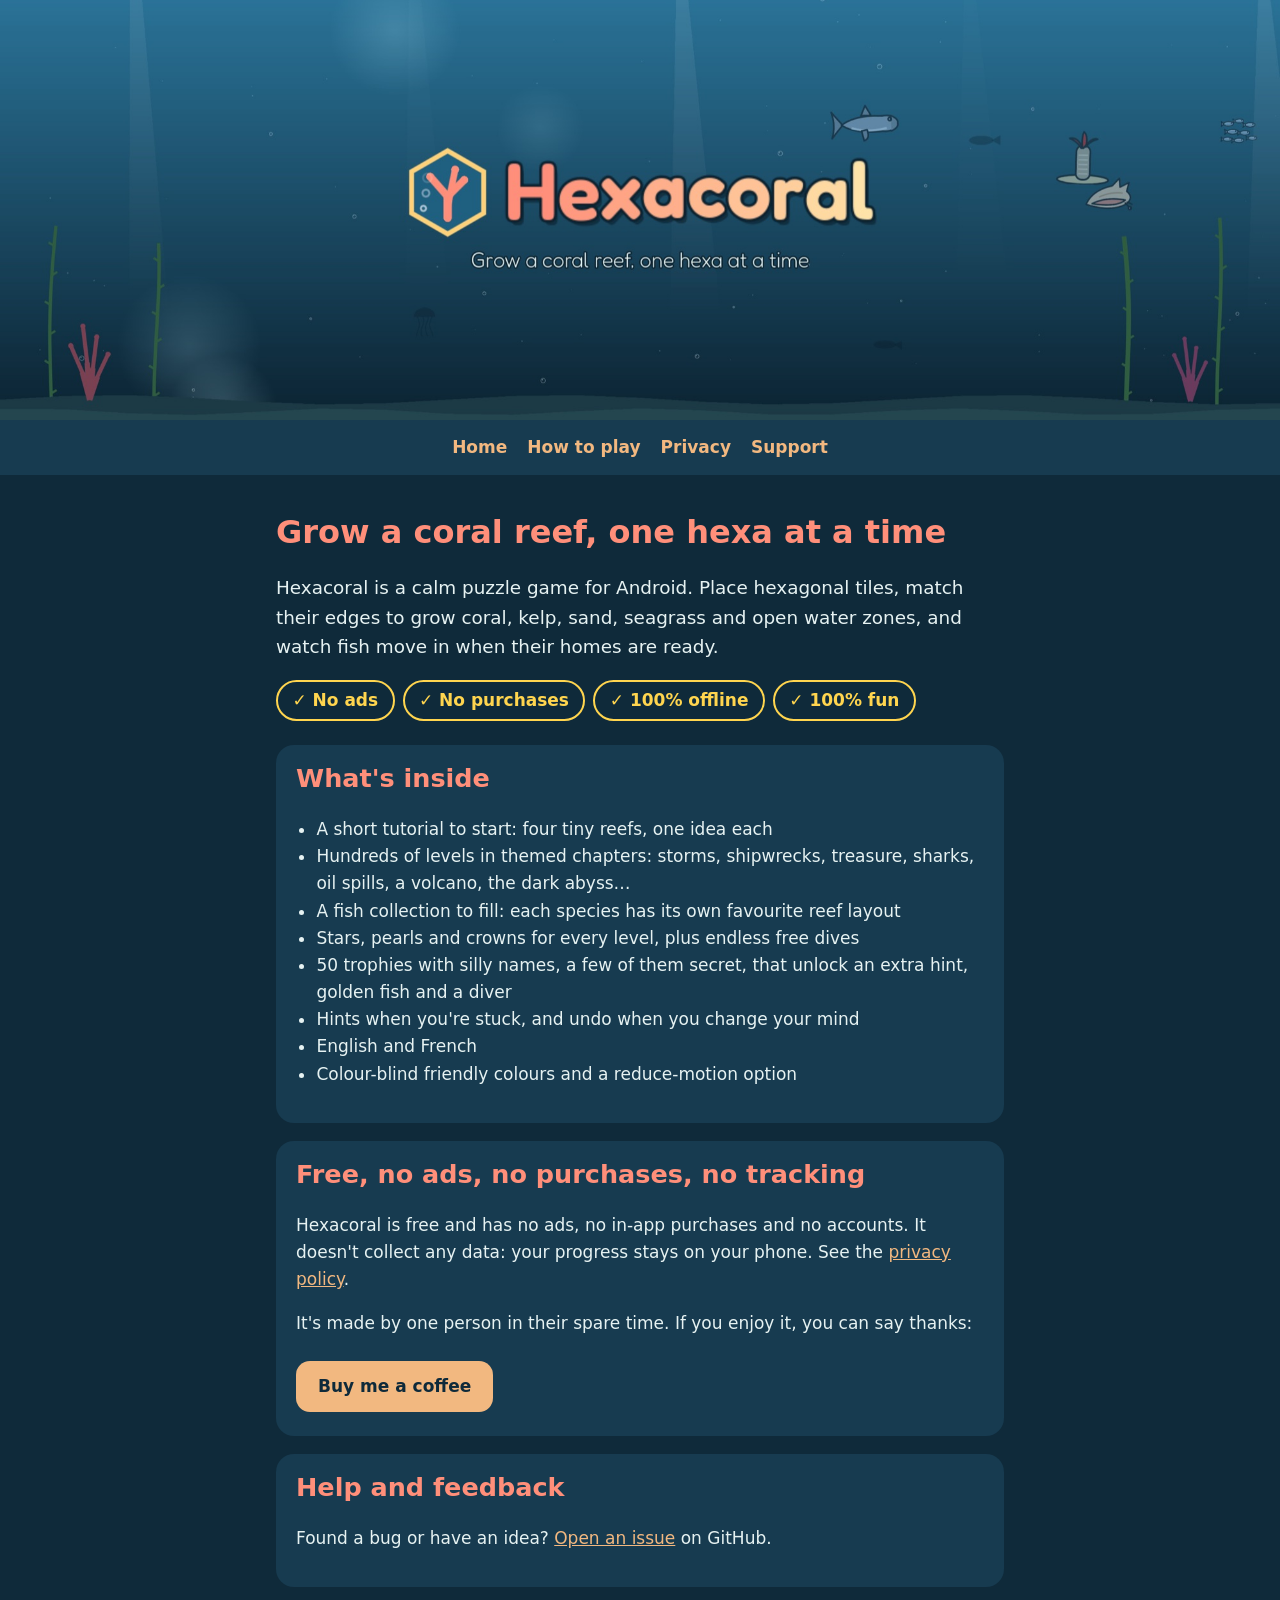
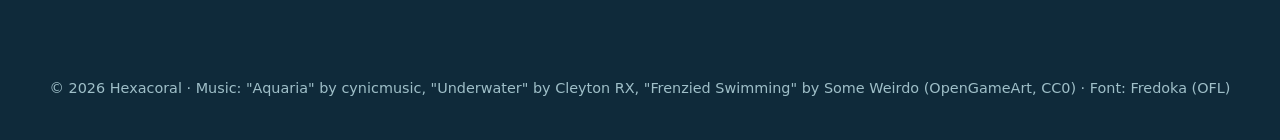
<file: index.html>
<!doctype html>
<html lang="en">
<head>
<meta charset="utf-8">
<meta name="viewport" content="width=device-width, initial-scale=1">
<title>Hexacoral</title>
<meta name="description" content="Hexacoral: a calm, ad-free hex-tile puzzle game about growing a coral reef, one hexa at a time.">
<link rel="icon" href="img/icon.png">
<link rel="stylesheet" href="style.css">
</head>
<body>
<header class="hero"><img src="img/banner.jpg" alt="Hexacoral logo over an underwater scene"></header>
<nav><a href="./">Home</a><a href="how-to-play.html">How to play</a><a href="privacy.html">Privacy</a><a href="https://buymeacoffee.com/sebastiensyd">Support</a></nav>
<main>
  <h1>Grow a coral reef, one hexa at a time</h1>
  <p class="lead">Hexacoral is a calm puzzle game for Android. Place hexagonal tiles, match their edges to grow coral, kelp, sand, seagrass and open water zones, and watch fish move in when their homes are ready.</p>
  <p class="promise"><span>✓ No ads</span> <span>✓ No purchases</span> <span>✓ 100% offline</span> <span>✓ 100% fun</span></p>

  <div class="card">
    <h2>What's inside</h2>
    <ul>
      <li>A short tutorial to start: four tiny reefs, one idea each</li>
      <li>Hundreds of levels in themed chapters: storms, shipwrecks, treasure, sharks, oil spills, a volcano, the dark abyss…</li>
      <li>A fish collection to fill: each species has its own favourite reef layout</li>
      <li>Stars, pearls and crowns for every level, plus endless free dives</li>
      <li>50 trophies with silly names, a few of them secret, that unlock an extra hint, golden fish and a diver</li>
      <li>Hints when you're stuck, and undo when you change your mind</li>
      <li>English and French</li>
      <li>Colour-blind friendly colours and a reduce-motion option</li>
    </ul>
  </div>

  <div class="card">
    <h2>Free, no ads, no purchases, no tracking</h2>
    <p>Hexacoral is free and has no ads, no in-app purchases and no accounts. It doesn't collect any data: your progress stays on your phone. See the <a href="privacy.html">privacy policy</a>.</p>
    <p>It's made by one person in their spare time. If you enjoy it, you can say thanks:</p>
    <a class="button" href="https://buymeacoffee.com/sebastiensyd">Buy me a coffee</a>
  </div>

  <div class="card">
    <h2>Help and feedback</h2>
    <p>Found a bug or have an idea? <a href="https://github.com/SebastienSyd/hexacoral-docs/issues">Open an issue</a> on GitHub.</p>
  </div>
</main>
<footer>© 2026 Hexacoral · Music: "Aquaria" by cynicmusic, "Underwater" by Cleyton RX, "Frenzied Swimming" by Some Weirdo (OpenGameArt, CC0) · Font: Fredoka (OFL)</footer>
</body>
</html>
</file>
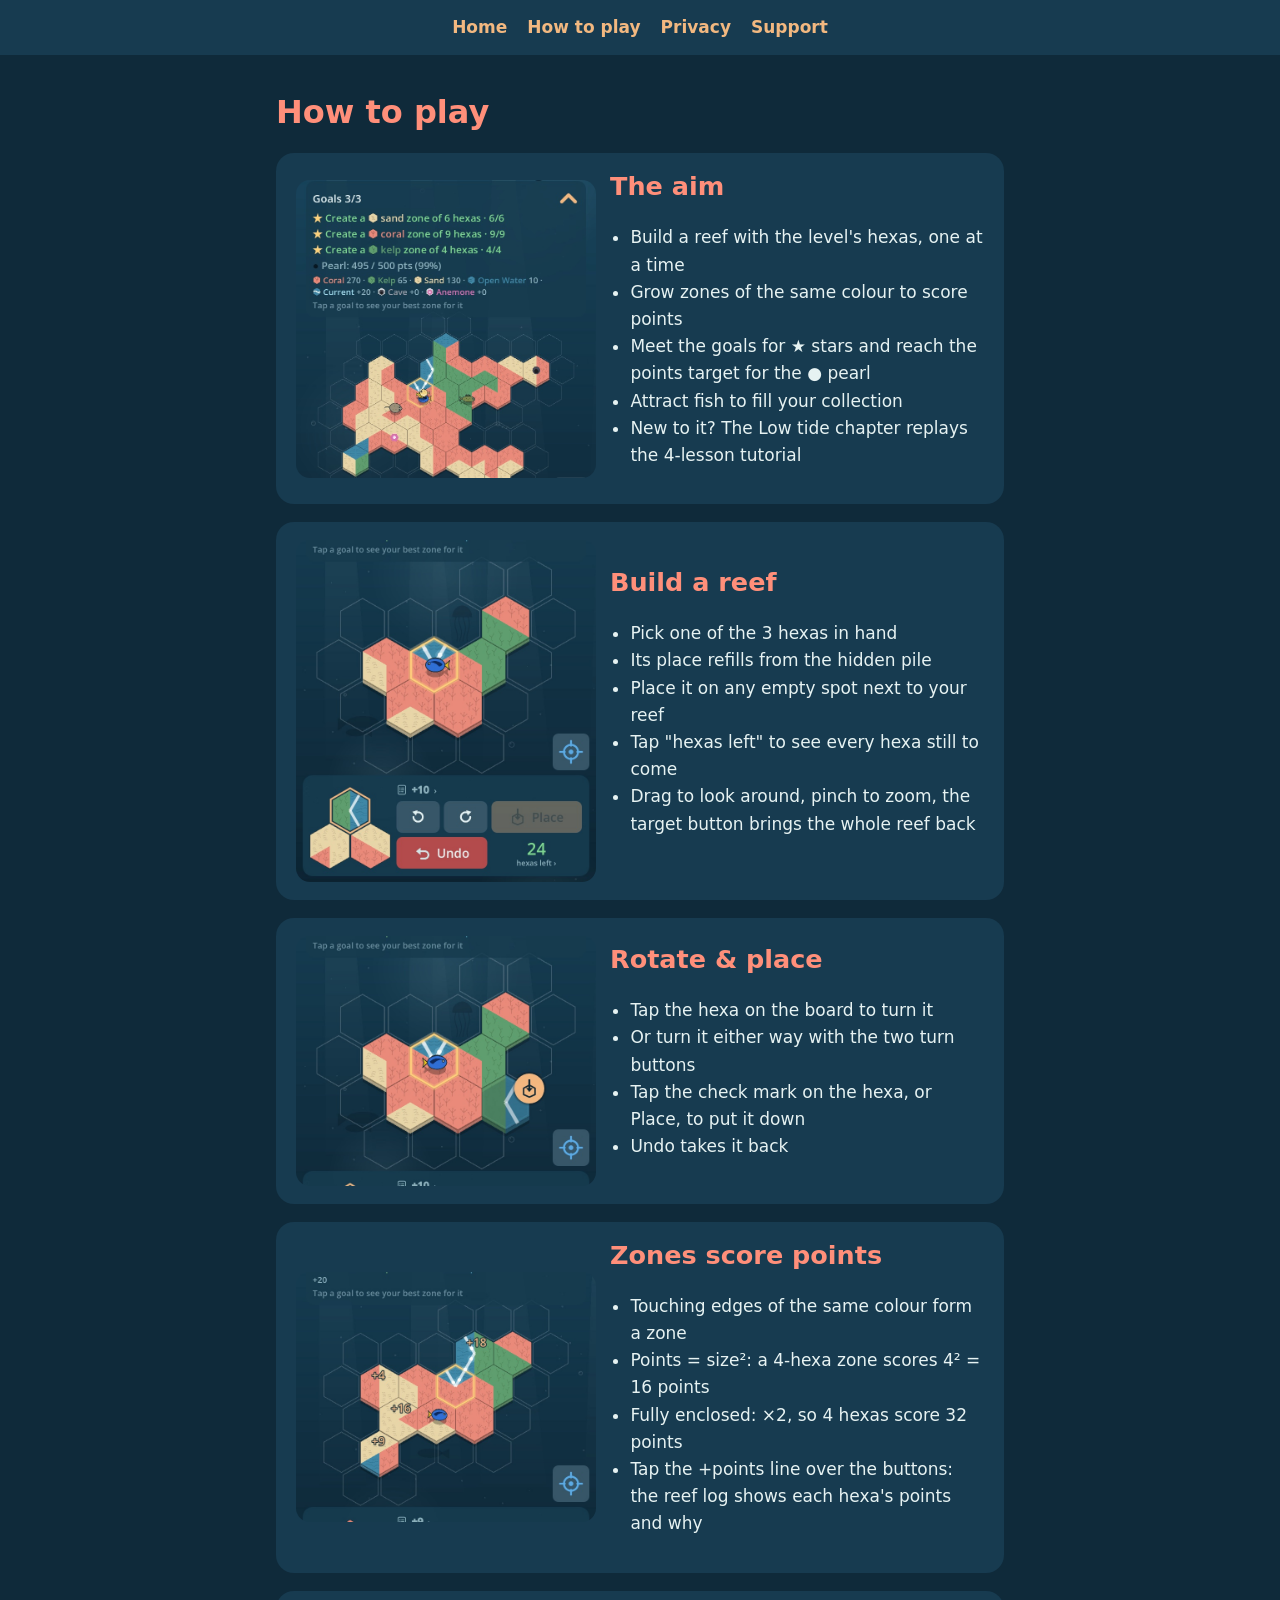
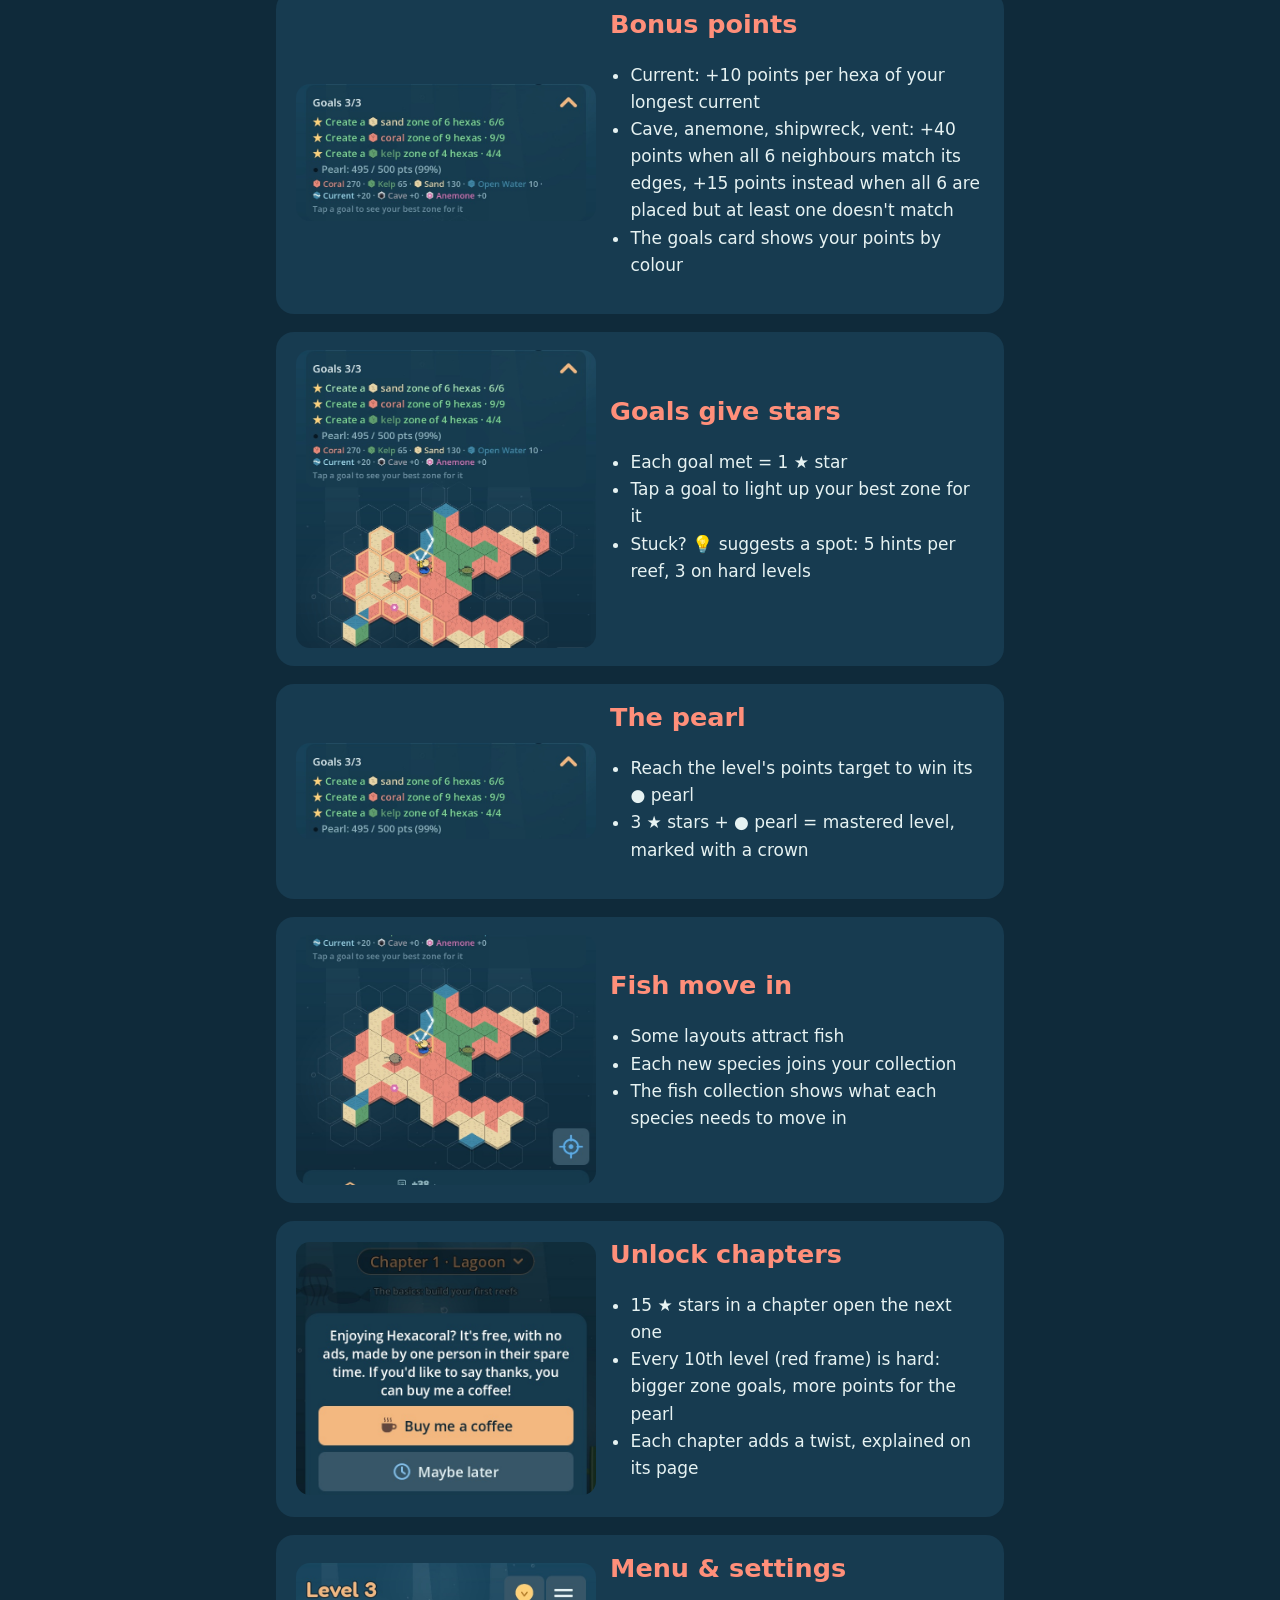
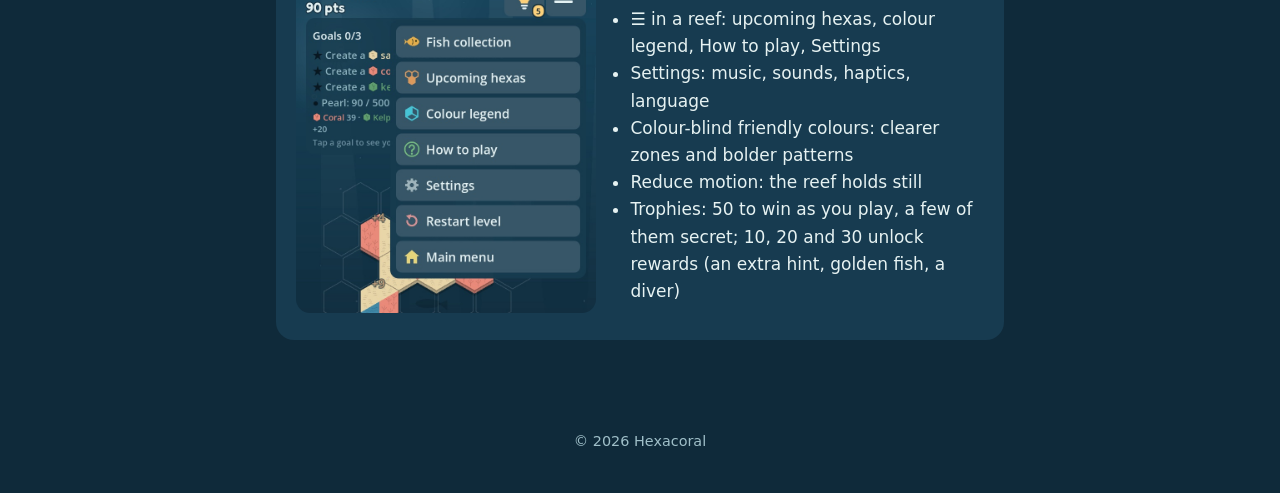
<file: how-to-play.html>
<!doctype html>
<html lang="en">
<head>
<meta charset="utf-8">
<meta name="viewport" content="width=device-width, initial-scale=1">
<title>How to play · Hexacoral</title>
<meta name="description" content="The rules of Hexacoral: build a reef, grow zones, meet goals for stars and attract fish.">
<link rel="icon" href="img/icon.png">
<link rel="stylesheet" href="style.css">
</head>
<body>
<nav><a href="./">Home</a><a href="how-to-play.html">How to play</a><a href="privacy.html">Privacy</a><a href="https://buymeacoffee.com/sebastiensyd">Support</a></nav>
<main>
  <h1>How to play</h1>

  <div class="card step"><img src="img/howto-0.jpg" alt=""><div><h2>The aim</h2><ul>
    <li>Build a reef with the level's hexas, one at a time</li>
    <li>Grow zones of the same colour to score points</li>
    <li>Meet the goals for ★ stars and reach the points target for the ● pearl</li>
    <li>Attract fish to fill your collection</li>
    <li>New to it? The Low tide chapter replays the 4-lesson tutorial</li></ul></div></div>

  <div class="card step"><img src="img/howto-1.jpg" alt=""><div><h2>Build a reef</h2><ul>
    <li>Pick one of the 3 hexas in hand</li>
    <li>Its place refills from the hidden pile</li>
    <li>Place it on any empty spot next to your reef</li>
    <li>Tap "hexas left" to see every hexa still to come</li>
    <li>Drag to look around, pinch to zoom, the target button brings the whole reef back</li></ul></div></div>

  <div class="card step"><img src="img/howto-2.jpg" alt=""><div><h2>Rotate &amp; place</h2><ul>
    <li>Tap the hexa on the board to turn it</li>
    <li>Or turn it either way with the two turn buttons</li>
    <li>Tap the check mark on the hexa, or Place, to put it down</li>
    <li>Undo takes it back</li></ul></div></div>

  <div class="card step"><img src="img/howto-3.jpg" alt=""><div><h2>Zones score points</h2><ul>
    <li>Touching edges of the same colour form a zone</li>
    <li>Points = size²: a 4-hexa zone scores 4² = 16 points</li>
    <li>Fully enclosed: ×2, so 4 hexas score 32 points</li>
    <li>Tap the +points line over the buttons: the reef log shows each hexa's points and why</li></ul></div></div>

  <div class="card step"><img src="img/howto-4.jpg" alt=""><div><h2>Bonus points</h2><ul>
    <li>Current: +10 points per hexa of your longest current</li>
    <li>Cave, anemone, shipwreck, vent: +40 points when all 6 neighbours match its edges, +15 points instead when all 6 are placed but at least one doesn't match</li>
    <li>The goals card shows your points by colour</li></ul></div></div>

  <div class="card step"><img src="img/howto-5.jpg" alt=""><div><h2>Goals give stars</h2><ul>
    <li>Each goal met = 1 ★ star</li>
    <li>Tap a goal to light up your best zone for it</li>
    <li>Stuck? 💡 suggests a spot: 5 hints per reef, 3 on hard levels</li></ul></div></div>

  <div class="card step"><img src="img/howto-6.jpg" alt=""><div><h2>The pearl</h2><ul>
    <li>Reach the level's points target to win its ● pearl</li>
    <li>3 ★ stars + ● pearl = mastered level, marked with a crown</li></ul></div></div>

  <div class="card step"><img src="img/howto-7.jpg" alt=""><div><h2>Fish move in</h2><ul>
    <li>Some layouts attract fish</li>
    <li>Each new species joins your collection</li>
    <li>The fish collection shows what each species needs to move in</li></ul></div></div>

  <div class="card step"><img src="img/howto-8.jpg" alt=""><div><h2>Unlock chapters</h2><ul>
    <li>15 ★ stars in a chapter open the next one</li>
    <li>Every 10th level (red frame) is hard: bigger zone goals, more points for the pearl</li>
    <li>Each chapter adds a twist, explained on its page</li></ul></div></div>
  <div class="card step"><img src="img/howto-9.jpg" alt=""><div><h2>Menu &amp; settings</h2><ul>
    <li>☰ in a reef: upcoming hexas, colour legend, How to play, Settings</li>
    <li>Settings: music, sounds, haptics, language</li>
    <li>Colour-blind friendly colours: clearer zones and bolder patterns</li>
    <li>Reduce motion: the reef holds still</li>
    <li>Trophies: 50 to win as you play, a few of them secret; 10, 20 and 30 unlock rewards (an extra hint, golden fish, a diver)</li></ul></div></div>
</main>
<footer>© 2026 Hexacoral</footer>
</body>
</html>
</file>
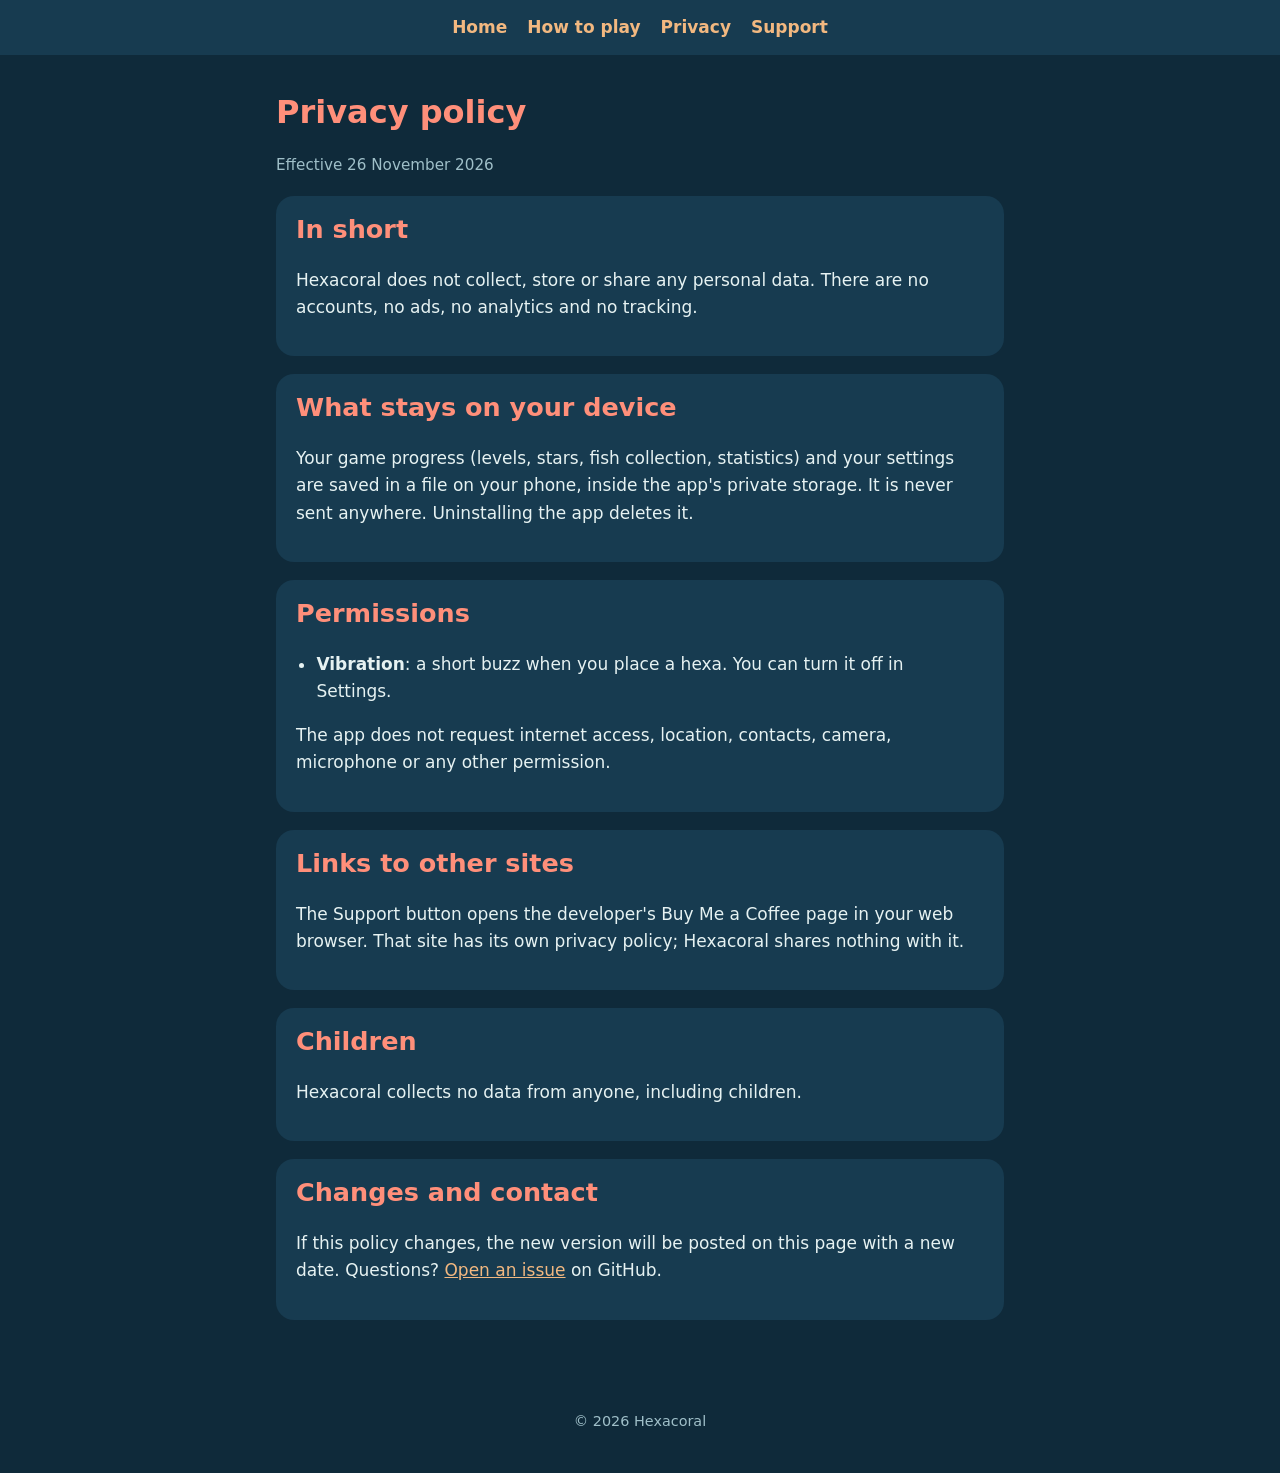
<file: privacy.html>
<!doctype html>
<html lang="en">
<head>
<meta charset="utf-8">
<meta name="viewport" content="width=device-width, initial-scale=1">
<title>Privacy policy · Hexacoral</title>
<meta name="description" content="Hexacoral's privacy policy: the game collects no personal data.">
<link rel="icon" href="img/icon.png">
<link rel="stylesheet" href="style.css">
</head>
<body>
<nav><a href="./">Home</a><a href="how-to-play.html">How to play</a><a href="privacy.html">Privacy</a><a href="https://buymeacoffee.com/sebastiensyd">Support</a></nav>
<main>
  <h1>Privacy policy</h1>
  <p class="muted">Effective 26 November 2026</p>

  <div class="card">
    <h2>In short</h2>
    <p>Hexacoral does not collect, store or share any personal data. There are no accounts, no ads, no analytics and no tracking.</p>
  </div>

  <div class="card">
    <h2>What stays on your device</h2>
    <p>Your game progress (levels, stars, fish collection, statistics) and your settings are saved in a file on your phone, inside the app's private storage. It is never sent anywhere. Uninstalling the app deletes it.</p>
  </div>

  <div class="card">
    <h2>Permissions</h2>
    <ul>
      <li><strong>Vibration</strong>: a short buzz when you place a hexa. You can turn it off in Settings.</li>
    </ul>
    <p>The app does not request internet access, location, contacts, camera, microphone or any other permission.</p>
  </div>

  <div class="card">
    <h2>Links to other sites</h2>
    <p>The Support button opens the developer's Buy Me a Coffee page in your web browser. That site has its own privacy policy; Hexacoral shares nothing with it.</p>
  </div>

  <div class="card">
    <h2>Children</h2>
    <p>Hexacoral collects no data from anyone, including children.</p>
  </div>

  <div class="card">
    <h2>Changes and contact</h2>
    <p>If this policy changes, the new version will be posted on this page with a new date. Questions? <a href="https://github.com/SebastienSyd/hexacoral-docs/issues">Open an issue</a> on GitHub.</p>
  </div>
</main>
<footer>© 2026 Hexacoral</footer>
</body>
</html>
</file>
<file: style.css>
:root {
  --bg: #0f2a3a;
  --panel: #173b50;
  --text: #e6f2f2;
  --muted: #9fbfc8;
  --accent: #f2b880;
  --coral: #ff8f7a;
  --star: #ffd54f;
}
* { box-sizing: border-box; }
body {
  margin: 0;
  background: var(--bg);
  color: var(--text);
  font: 17px/1.6 system-ui, -apple-system, "Segoe UI", Roboto, sans-serif;
}
a { color: var(--accent); }
header.hero img { display: block; width: 100%; max-height: 420px; object-fit: cover; }
nav { display: flex; gap: 20px; justify-content: center; flex-wrap: wrap; padding: 14px 16px; background: var(--panel); }
nav a { text-decoration: none; font-weight: 600; }
main { max-width: 760px; margin: 0 auto; padding: 24px 16px 48px; }
h1, h2 { color: var(--coral); line-height: 1.25; }
h1 { font-size: 2rem; margin-top: 0.4em; }
.lead { font-size: 1.15rem; color: var(--text); }
.card { background: var(--panel); border-radius: 18px; padding: 18px 20px; margin: 18px 0; }
.card h2 { margin-top: 0; }
.step { display: grid; grid-template-columns: 1fr; gap: 14px; align-items: center; }
.step img { width: 100%; max-width: 360px; border-radius: 14px; justify-self: center; }
@media (min-width: 680px) { .step { grid-template-columns: 300px 1fr; } }
.button {
  display: inline-block; background: var(--accent); color: var(--bg); font-weight: 700;
  padding: 12px 22px; border-radius: 14px; text-decoration: none; margin: 6px 8px 6px 0;
}
.button.ghost { background: transparent; color: var(--accent); border: 2px solid var(--accent); }
.muted { color: var(--muted); font-size: 0.95rem; }
footer { text-align: center; color: var(--muted); font-size: 0.9rem; padding: 24px 16px 40px; }
ul { padding-left: 1.2em; }
.promise { display: flex; flex-wrap: wrap; gap: 0.5rem; margin: 1rem 0 1.5rem; }
.promise span { border: 2px solid var(--star); color: var(--star); border-radius: 999px; padding: 0.3rem 0.9rem; font-weight: 600; }
</file>
